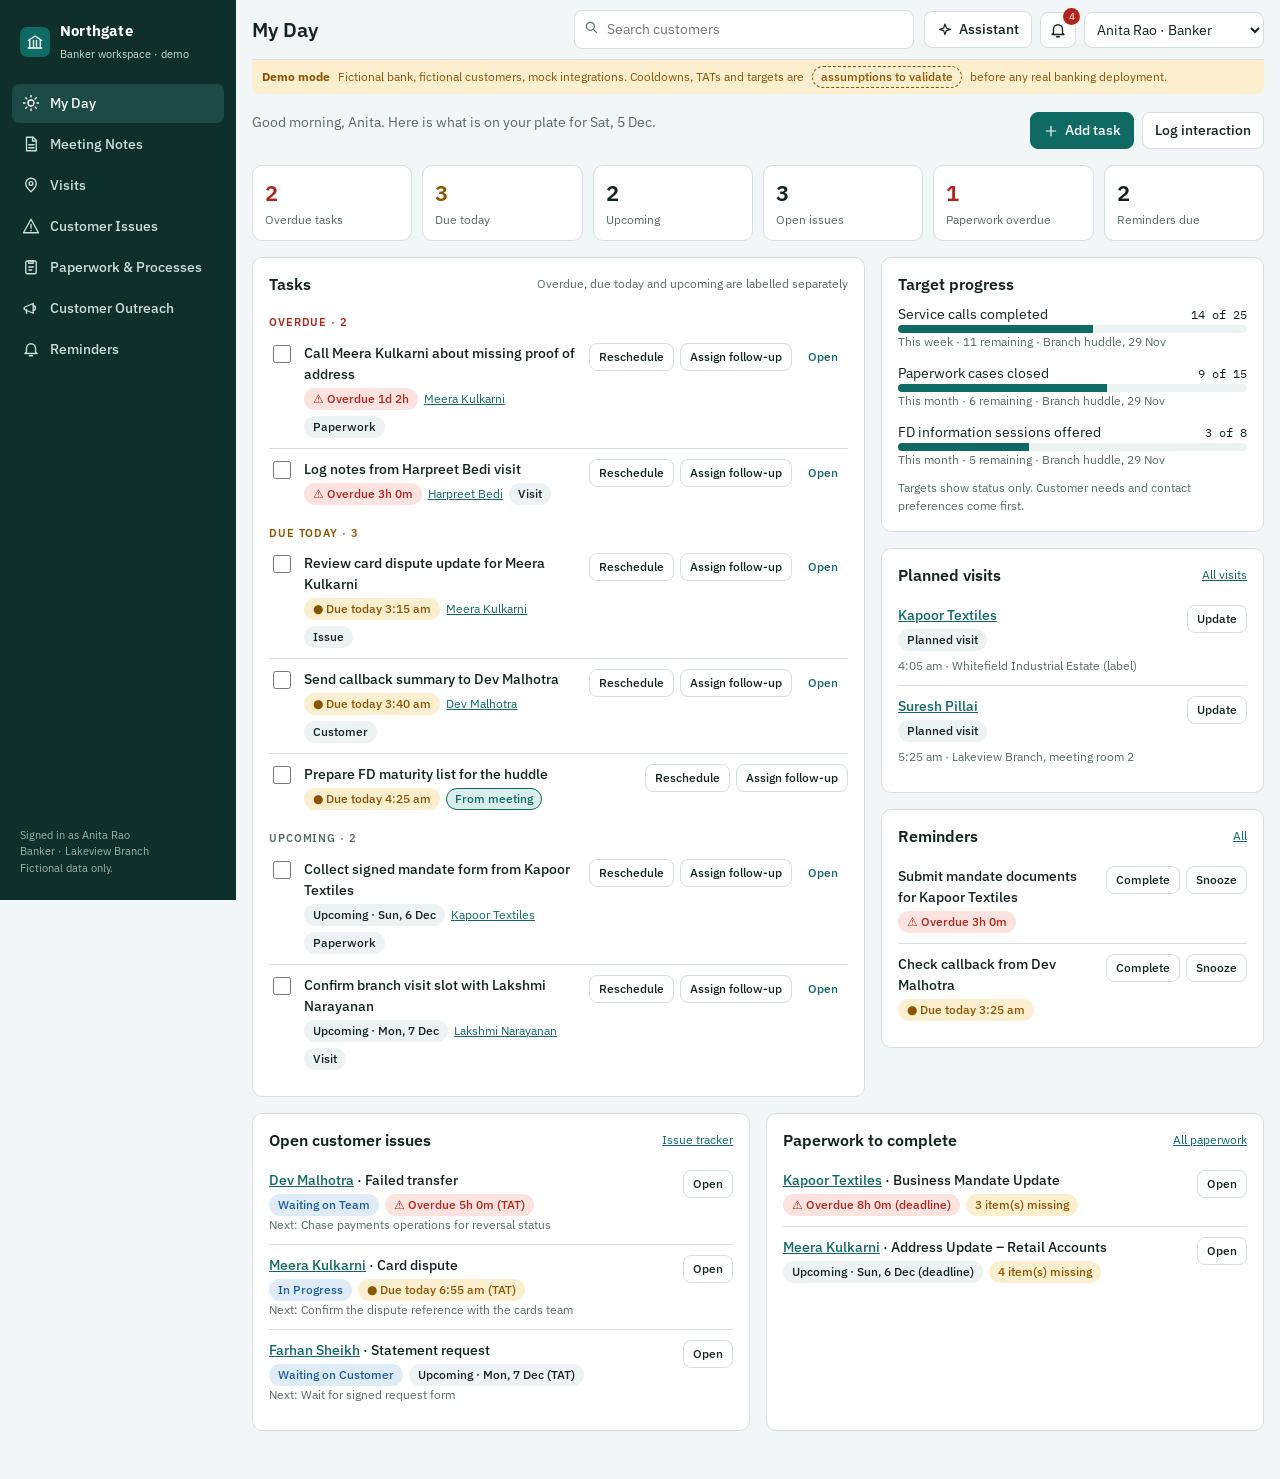
<file: index.html>
<!doctype html>
<html lang="en">
<head>
  <meta charset="UTF-8">
  <meta name="viewport" content="width=device-width, initial-scale=1, viewport-fit=cover">
  <title>Northgate Banker Workspace</title>
  <meta name="claude:viewport-fit-sides" content="cover">
  <link rel="preconnect" href="https://fonts.googleapis.com">
  <link rel="preconnect" href="https://fonts.gstatic.com" crossorigin>
  <link rel="stylesheet" href="https://fonts.googleapis.com/css2?family=IBM+Plex+Mono:wght@400;500&family=IBM+Plex+Sans:wght@400;500;600&display=swap">
  <link rel="stylesheet" href="style.css">
</head>
<body>
<div class="scrim-nav" data-act="nav-close"></div>
<aside class="side" id="side" aria-label="Main navigation"></aside>
<div class="main">
  <header class="top" id="top"></header>
  <div class="demo-bar" role="note"><b>Demo mode</b> Fictional bank, fictional customers, mock integrations. Cooldowns, TATs and targets are <span class="chip assume">assumptions to validate</span> before any real banking deployment.</div>
  <main id="view" class="view" tabindex="-1" aria-live="polite"></main>
</div>
<div class="toasts" id="toasts" aria-live="polite"></div>
<div id="layer"></div>
  <script src="script.js"></script>
</body>
</html>
</file>
<file: style.css>
:root{color-scheme:light;box-sizing:border-box;padding-top:env(safe-area-inset-top,0px);padding-bottom:env(safe-area-inset-bottom,0px)}html{scroll-padding-top:env(safe-area-inset-top,0px)}body{margin:0;padding:0;font:14px -apple-system,BlinkMacSystemFont,sans-serif;background:#fff;color:#000}img{max-width:100%}[hidden]:not([hidden=until-found i]){display:none!important}

/* Layout: fixed left sidebar + sticky top bar; content is scannable cards and tables. Off-canvas sidebar under 920px. */
:root{
  --bg:#f3f6f6; --surface:#ffffff; --surface2:#edf2f2; --line:#d6dfdf; --fg:#13231f; --muted:#576a66;
  --accent:#0e6a62; --accent-fg:#ffffff; --accent-soft:#d9eeea; --side:#0f2f2b; --side-fg:#c9dfda; --side-active:#1c4a44;
  --ok:#1b7447; --ok-bg:#ddf2e5; --warn:#8d5400; --warn-bg:#fcefd0; --crit:#b0241c; --crit-bg:#fce3df; --info:#1b5d98; --info-bg:#dfecf8;
  --shadow:0 1px 2px rgba(15,47,43,.08),0 4px 14px rgba(15,47,43,.06);
  --font:'IBM Plex Sans',system-ui,-apple-system,'Segoe UI',Roboto,sans-serif; --mono:'IBM Plex Mono',ui-monospace,Menlo,Consolas,monospace;
}
@media (prefers-color-scheme: dark){:root:not([data-theme="light"]){
  --bg:#0c1514; --surface:#132120; --surface2:#1a2c2a; --line:#29403d; --fg:#e5f0ee; --muted:#94aaa6;
  --accent:#4cc2b3; --accent-fg:#06201d; --accent-soft:#18413c; --side:#091110; --side-fg:#b7cfca; --side-active:#16332f;
  --ok:#6fd29a; --ok-bg:#15342a; --warn:#f0b857; --warn-bg:#3a2d12; --crit:#ff9188; --crit-bg:#3d1a18; --info:#82bbf2; --info-bg:#162a3c;
  --shadow:0 1px 2px rgba(0,0,0,.4); color-scheme:dark}}
:root[data-theme="dark"]{
  --bg:#0c1514; --surface:#132120; --surface2:#1a2c2a; --line:#29403d; --fg:#e5f0ee; --muted:#94aaa6;
  --accent:#4cc2b3; --accent-fg:#06201d; --accent-soft:#18413c; --side:#091110; --side-fg:#b7cfca; --side-active:#16332f;
  --ok:#6fd29a; --ok-bg:#15342a; --warn:#f0b857; --warn-bg:#3a2d12; --crit:#ff9188; --crit-bg:#3d1a18; --info:#82bbf2; --info-bg:#162a3c;
  --shadow:0 1px 2px rgba(0,0,0,.4); color-scheme:dark}
*{box-sizing:border-box}
body{background:var(--bg);color:var(--fg);font:14px/1.5 var(--font);padding-left:max(16px,env(safe-area-inset-left,0px));padding-right:max(16px,env(safe-area-inset-right,0px));padding-block:0}
body::before{content:"";position:fixed;inset:0 0 auto;height:env(safe-area-inset-top,0px);z-index:60;background:var(--bg)}
h1,h2,h3,h4{margin:0;font-weight:600;text-wrap:balance;line-height:1.25}
h1{font-size:20px}h2{font-size:16px}h3{font-size:14px}
p{margin:0}a{color:var(--accent)}
button,input,select,textarea{font:inherit;color:inherit}
:focus-visible{outline:2px solid var(--accent);outline-offset:2px;border-radius:4px}
.mono{font-family:var(--mono);font-size:12px}
.muted{color:var(--muted)}.small{font-size:12px}
.sr{position:absolute;width:1px;height:1px;overflow:hidden;clip:rect(0 0 0 0);white-space:nowrap}
/* shell */
.side{position:fixed;left:0;top:0;bottom:0;width:236px;background:var(--side);color:var(--side-fg);padding:calc(14px + env(safe-area-inset-top,0px)) 12px 14px max(12px,env(safe-area-inset-left,0px));display:flex;flex-direction:column;gap:6px;z-index:50;overflow-y:auto}
.brand{display:flex;gap:10px;align-items:center;padding:6px 8px 14px;color:#fff}
.brand b{display:block;font-size:15px;letter-spacing:.2px}.brand small{color:var(--side-fg);font-size:11px}
.logo{width:30px;height:30px;border-radius:7px;background:var(--accent);display:grid;place-items:center;color:var(--accent-fg)}
.nav{display:flex;flex-direction:column;gap:2px}
.nav a{display:flex;gap:10px;align-items:center;padding:9px 10px;border-radius:7px;color:var(--side-fg);text-decoration:none;font-weight:500}
.nav a:hover{background:rgba(255,255,255,.07)}
.nav a[aria-current="page"]{background:var(--side-active);color:#fff}
.nav .sep{font-size:11px;letter-spacing:.08em;text-transform:uppercase;opacity:.6;padding:12px 10px 4px}
.nav .badge{margin-left:auto;background:var(--crit);color:#fff;border-radius:10px;font-size:11px;padding:0 6px;min-width:18px;text-align:center}
.side-foot{margin-top:auto;font-size:11px;opacity:.75;padding:10px 8px}
.main{margin-left:236px;min-width:0;padding-bottom:48px}
.top{position:sticky;top:env(safe-area-inset-top,0px);z-index:40;background:var(--bg);display:flex;align-items:center;gap:10px;padding:10px 0;border-bottom:1px solid var(--line);flex-wrap:wrap}
.top h1{flex:1 1 140px;min-width:0}
.search{position:relative;flex:1 1 220px;max-width:340px;min-width:160px}
.search input{width:100%;padding:8px 10px 8px 32px;border:1px solid var(--line);border-radius:8px;background:var(--surface)}
.search .ic{position:absolute;left:9px;top:9px;color:var(--muted)}
.pop{position:absolute;z-index:70;background:var(--surface);border:1px solid var(--line);border-radius:8px;box-shadow:var(--shadow);min-width:260px;max-height:70vh;overflow:auto}
.search .pop{left:0;right:0}
.pop a,.pop button.pi{display:block;width:100%;text-align:left;background:none;border:0;padding:9px 12px;text-decoration:none;color:var(--fg);cursor:pointer;border-bottom:1px solid var(--line)}
.pop a:hover,.pop button.pi:hover,.pop a:focus-visible{background:var(--surface2)}
.pop .none{padding:12px;color:var(--muted)}
.tools{display:flex;gap:8px;align-items:center;margin-left:auto;position:relative}
.iconbtn{position:relative;border:1px solid var(--line);background:var(--surface);border-radius:8px;width:36px;height:36px;display:grid;place-items:center;cursor:pointer}
.iconbtn .dot{position:absolute;top:-5px;right:-5px;background:var(--crit);color:#fff;border-radius:10px;font-size:10px;min-width:17px;padding:0 4px;text-align:center;line-height:17px}
.who{display:flex;flex-direction:column;gap:2px}
.who select{padding:7px 8px;border:1px solid var(--line);border-radius:8px;background:var(--surface);max-width:190px}
.menu-btn{display:none}
.demo-bar{background:var(--warn-bg);color:var(--warn);font-size:12px;padding:6px 10px;border-radius:0 0 8px 8px;display:flex;gap:8px;flex-wrap:wrap;align-items:center}
.view{padding-top:18px;display:flex;flex-direction:column;gap:16px;min-width:0}
.vhead{display:flex;gap:12px;align-items:flex-start;flex-wrap:wrap;justify-content:space-between}
.vhead p{max-width:62ch;color:var(--muted)}
.row{display:flex;gap:8px;align-items:center;flex-wrap:wrap}
.grow{flex:1 1 0;min-width:0}
.grid{display:grid;gap:16px;min-width:0}
.g2{grid-template-columns:minmax(0,1.6fr) minmax(0,1fr)}.g2e{grid-template-columns:repeat(2,minmax(0,1fr))}.g3{grid-template-columns:repeat(3,minmax(0,1fr))}
.card{background:var(--surface);border:1px solid var(--line);border-radius:10px;padding:16px;min-width:0}
.card>header{display:flex;justify-content:space-between;align-items:center;gap:8px;margin-bottom:10px;flex-wrap:wrap}
.card.flat{box-shadow:none}
.stats{display:grid;grid-template-columns:repeat(auto-fit,minmax(130px,1fr));gap:10px}
.stat{background:var(--surface);border:1px solid var(--line);border-radius:10px;padding:10px 12px}
.stat b{display:block;font-size:22px;font-variant-numeric:tabular-nums;font-weight:600}
.stat span{font-size:12px;color:var(--muted)}
.stat.crit b{color:var(--crit)}.stat.warn b{color:var(--warn)}
/* buttons, chips */
.btn{display:inline-flex;gap:6px;align-items:center;justify-content:center;border:1px solid var(--line);background:var(--surface);padding:7px 12px;border-radius:8px;cursor:pointer;font-weight:500;text-decoration:none;color:var(--fg);white-space:nowrap}
.btn:hover{background:var(--surface2)}
.btn.pri{background:var(--accent);border-color:var(--accent);color:var(--accent-fg)}.btn.pri:hover{filter:brightness(1.08)}
.btn.danger{color:var(--crit);border-color:var(--crit)}
.btn.sm{padding:4px 9px;font-size:12px}.btn.ghost{border-color:transparent;background:none;color:var(--accent)}
.btn[disabled]{opacity:.5;cursor:not-allowed}
.chip{display:inline-flex;gap:4px;align-items:center;font-size:12px;font-weight:500;padding:1px 8px;border-radius:20px;background:var(--surface2);color:var(--fg);white-space:nowrap;border:1px solid transparent}
.chip.ok{background:var(--ok-bg);color:var(--ok)}.chip.warn{background:var(--warn-bg);color:var(--warn)}.chip.crit{background:var(--crit-bg);color:var(--crit)}.chip.info{background:var(--info-bg);color:var(--info)}
.chip.ai{background:var(--accent-soft);color:var(--accent);border-color:var(--accent)}
.chip.assume{background:none;color:var(--warn);border:1px dashed var(--warn)}
/* lists */
.list{list-style:none;margin:0;padding:0;display:flex;flex-direction:column}
.item{display:flex;gap:10px;align-items:flex-start;padding:10px 0;border-bottom:1px solid var(--line)}
.item:last-child{border-bottom:0}
.item input[type=checkbox]{width:18px;height:18px;margin-top:2px;accent-color:var(--accent);flex:none}
.item .t{font-weight:500;overflow-wrap:anywhere}
.item .meta{display:flex;gap:6px;flex-wrap:wrap;align-items:center;color:var(--muted);font-size:12px;margin-top:3px}
.item .acts{display:flex;gap:6px;flex-wrap:wrap;justify-content:flex-end}
.grouplabel{font-size:11px;letter-spacing:.08em;text-transform:uppercase;font-weight:600;padding:10px 0 2px;display:flex;gap:6px;align-items:center}
.grouplabel.over{color:var(--crit)}.grouplabel.today{color:var(--warn)}.grouplabel.up{color:var(--muted)}
.empty{border:1px dashed var(--line);border-radius:10px;padding:22px;text-align:center;color:var(--muted);display:flex;flex-direction:column;gap:8px;align-items:center}
.empty b{color:var(--fg)}
.bar{height:8px;border-radius:6px;background:var(--surface2);overflow:hidden}
.bar i{display:block;height:100%;background:var(--accent)}
.tw{overflow-x:auto;border:1px solid var(--line);border-radius:10px;background:var(--surface)}
table{border-collapse:collapse;width:100%;min-width:720px}
th{font-size:11px;text-transform:uppercase;letter-spacing:.06em;color:var(--muted);text-align:left;padding:9px 12px;background:var(--surface2);white-space:nowrap}
td{padding:10px 12px;border-top:1px solid var(--line);vertical-align:top}
tr.hl td{background:var(--accent-soft)}
/* forms */
.f{display:flex;flex-direction:column;gap:4px;min-width:0}
.f label,.lbl{font-weight:500;font-size:13px}
.f input,.f select,.f textarea,.filters input,.filters select{padding:8px 10px;border:1px solid var(--line);border-radius:8px;background:var(--surface);width:100%;min-width:0}
.f textarea{min-height:90px;resize:vertical}
.hint{color:var(--muted);font-size:12px}
.fg{display:grid;grid-template-columns:repeat(2,minmax(0,1fr));gap:12px}
.fg .full{grid-column:1/-1}
.filters{display:flex;gap:8px;flex-wrap:wrap;align-items:end}
.filters .f{flex:1 1 150px}
.seg{display:inline-flex;border:1px solid var(--line);border-radius:8px;overflow:hidden}
.seg button{border:0;background:var(--surface);padding:6px 12px;cursor:pointer}
.seg button[aria-pressed="true"]{background:var(--accent);color:var(--accent-fg)}
/* modal + drawer */
.scrim{position:fixed;inset:0;background:rgba(5,15,14,.55);z-index:80;display:flex;justify-content:center;align-items:flex-start;padding:5vh 12px;overflow-y:auto}
.modal{background:var(--surface);border-radius:12px;border:1px solid var(--line);width:min(640px,100%);box-shadow:0 20px 60px rgba(0,0,0,.35)}
.modal.wide{width:min(940px,100%)}
.modal>header{display:flex;justify-content:space-between;align-items:center;gap:8px;padding:14px 18px;border-bottom:1px solid var(--line)}
.modal .body{padding:16px 18px;display:flex;flex-direction:column;gap:14px}
.modal footer,.mfoot{display:flex;gap:8px;justify-content:flex-end;flex-wrap:wrap;padding-top:4px}
.drawer{position:fixed;top:0;right:0;bottom:0;width:min(440px,100%);background:var(--surface);border-left:1px solid var(--line);z-index:85;display:flex;flex-direction:column;box-shadow:-10px 0 40px rgba(0,0,0,.25);padding-top:env(safe-area-inset-top,0px)}
.drawer>header{padding:12px 16px;border-bottom:1px solid var(--line);display:flex;justify-content:space-between;align-items:center}
.drawer .chat{flex:1;overflow-y:auto;padding:14px 16px;display:flex;flex-direction:column;gap:12px}
.drawer form{display:flex;gap:6px;padding:10px 16px max(12px,env(safe-area-inset-bottom,0px));border-top:1px solid var(--line)}
.drawer form input{flex:1;min-width:0;padding:8px 10px;border:1px solid var(--line);border-radius:8px;background:var(--surface)}
.msg{padding:10px 12px;border-radius:10px;background:var(--surface2);display:flex;flex-direction:column;gap:8px;overflow-wrap:anywhere}
.msg.me{background:var(--accent);color:var(--accent-fg);align-self:flex-end;max-width:85%}
.why{border-left:3px solid var(--accent);padding-left:10px;display:flex;flex-direction:column;gap:3px;font-size:13px}
.src{font-family:var(--mono);font-size:11px;color:var(--muted)}
.toasts{position:fixed;left:50%;transform:translateX(-50%);bottom:max(16px,env(safe-area-inset-bottom,0px));z-index:120;display:flex;flex-direction:column;gap:8px;align-items:center;width:min(480px,calc(100% - 32px))}
.toast{background:var(--fg);color:var(--bg);padding:10px 14px;border-radius:8px;display:flex;gap:12px;align-items:center;box-shadow:var(--shadow);width:100%;justify-content:space-between}
.toast button{background:none;border:0;color:inherit;text-decoration:underline;cursor:pointer;font-weight:600}
/* misc */
.banner{border-radius:8px;padding:10px 12px;display:flex;gap:10px;align-items:flex-start;background:var(--info-bg);color:var(--info)}
.banner.ok{background:var(--ok-bg);color:var(--ok)}.banner.warn{background:var(--warn-bg);color:var(--warn)}.banner.crit{background:var(--crit-bg);color:var(--crit)}.banner.ai{background:var(--accent-soft);color:var(--accent)}
.banner>div{min-width:0}.banner b{font-weight:600}
.tl{list-style:none;margin:0;padding:0 0 0 14px;border-left:2px solid var(--line);display:flex;flex-direction:column;gap:12px}
.tl li{position:relative}.tl li::before{content:"";position:absolute;left:-20px;top:5px;width:10px;height:10px;border-radius:50%;background:var(--accent)}
.tl li.x::before{background:var(--warn)}.tl li.n::before{background:var(--muted)}
.cal{display:grid;grid-template-columns:repeat(7,minmax(0,1fr));gap:4px}
.cal .dow{font-size:11px;text-transform:uppercase;color:var(--muted);text-align:center;padding:2px}
.cal button.day{min-height:64px;border:1px solid var(--line);background:var(--surface);border-radius:8px;text-align:left;padding:4px 6px;cursor:pointer;display:flex;flex-direction:column;gap:2px;min-width:0;overflow:hidden}
.cal button.day.out{opacity:.45}.cal button.day.sel{outline:2px solid var(--accent)}.cal button.day.tdy b{color:var(--accent)}
.cal .ev{font-size:11px;background:var(--accent-soft);color:var(--accent);border-radius:4px;padding:0 4px;white-space:nowrap;overflow:hidden;text-overflow:ellipsis}
.cal .ev.u{background:var(--warn-bg);color:var(--warn)}
.skel{height:84px;border-radius:10px;background:linear-gradient(90deg,var(--surface2),var(--surface),var(--surface2));background-size:200% 100%;animation:sk 1.2s infinite}
@keyframes sk{to{background-position:-200% 0}}
pre.code{background:var(--surface2);padding:12px;border-radius:8px;overflow-x:auto;font:12px/1.5 var(--mono);margin:0}
details>summary{cursor:pointer;font-weight:500}
.tabs{display:flex;gap:4px;flex-wrap:wrap;border-bottom:1px solid var(--line)}
.tabs button{border:0;background:none;padding:8px 12px;cursor:pointer;border-bottom:2px solid transparent;color:var(--muted);font-weight:500}
.tabs button[aria-selected="true"]{color:var(--accent);border-color:var(--accent)}
.scrim-nav{display:none}
@media (max-width:1100px){.g2,.g3{grid-template-columns:minmax(0,1fr)}}
@media (max-width:920px){
  .side{transform:translateX(-102%);transition:transform .2s;width:260px}
  body.nav-open .side{transform:none}
  body.nav-open .scrim-nav{display:block;position:fixed;inset:0;background:rgba(0,0,0,.45);z-index:45}
  .main{margin-left:0}.menu-btn{display:grid}
  .g2e{grid-template-columns:minmax(0,1fr)}
}
@media (max-width:560px){.fg{grid-template-columns:minmax(0,1fr)}.item{flex-wrap:wrap}.item .acts{justify-content:flex-start}.who select{max-width:140px}.search{max-width:none}}
@media (prefers-reduced-motion:reduce){*{animation:none!important;transition:none!important}}
</file>
